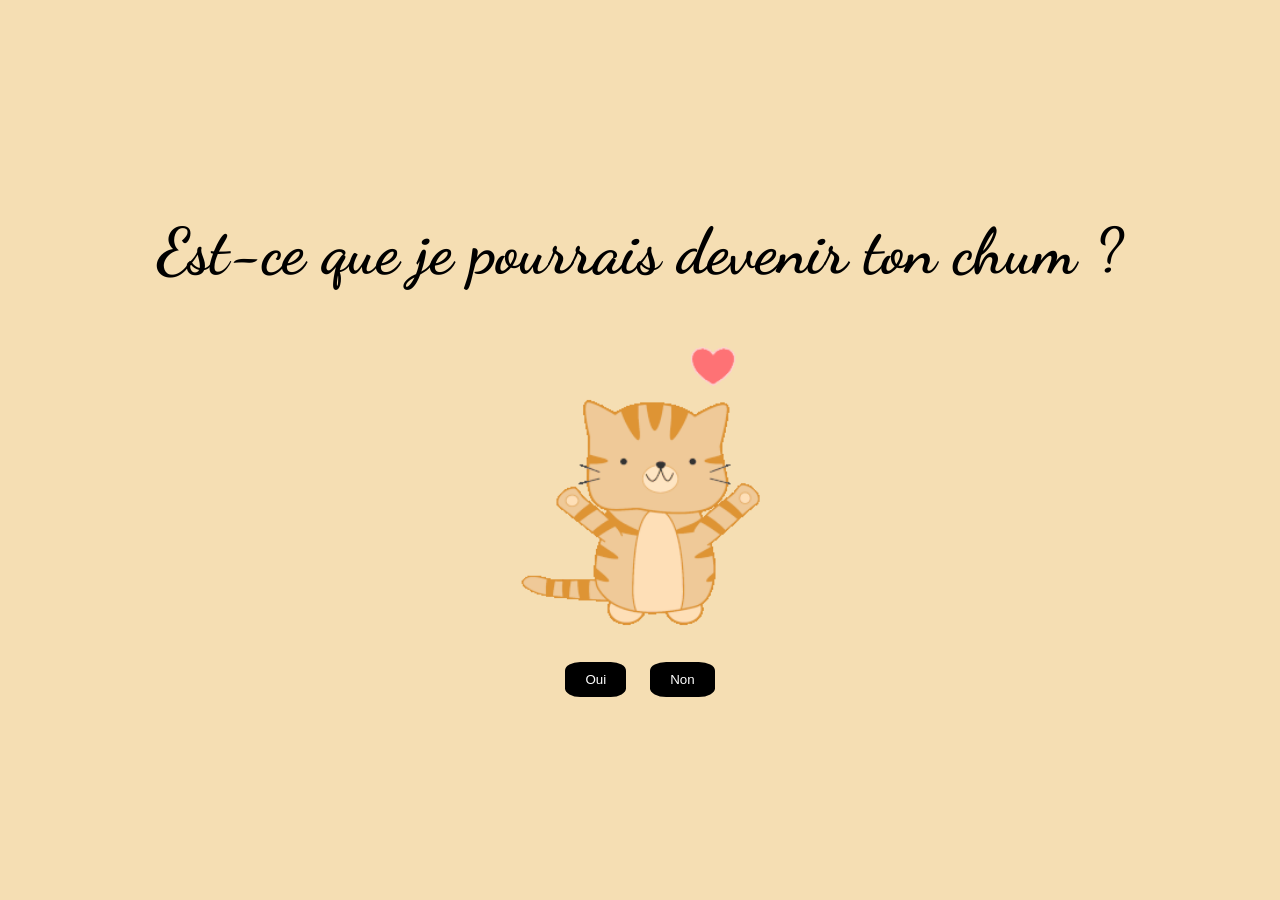
<file: index.html>
<!DOCTYPE html>
<html lang="en">
<head>
  <meta charset="UTF-8">
  <meta name="viewport" content="width=device-width, initial-scale=1.0">
  <title>Dit oui !!!</title>
  <link rel="stylesheet" href="styles.css">
</head>
<body>

  <div class="container">
    <h1 id="textMain">Est-ce que je pourrais devenir ton chum ?</h1>
    <img src="img/cat-133_256.gif" alt="chat_gif">
    <div class="button-container">
      <a href="oui.html"><button id="ouiButton">Oui</button></a>
      <button id="nonButton">Non</button>
    </div>
  </div>

  <script src="script.js"></script>
</body>
</html>
</file>
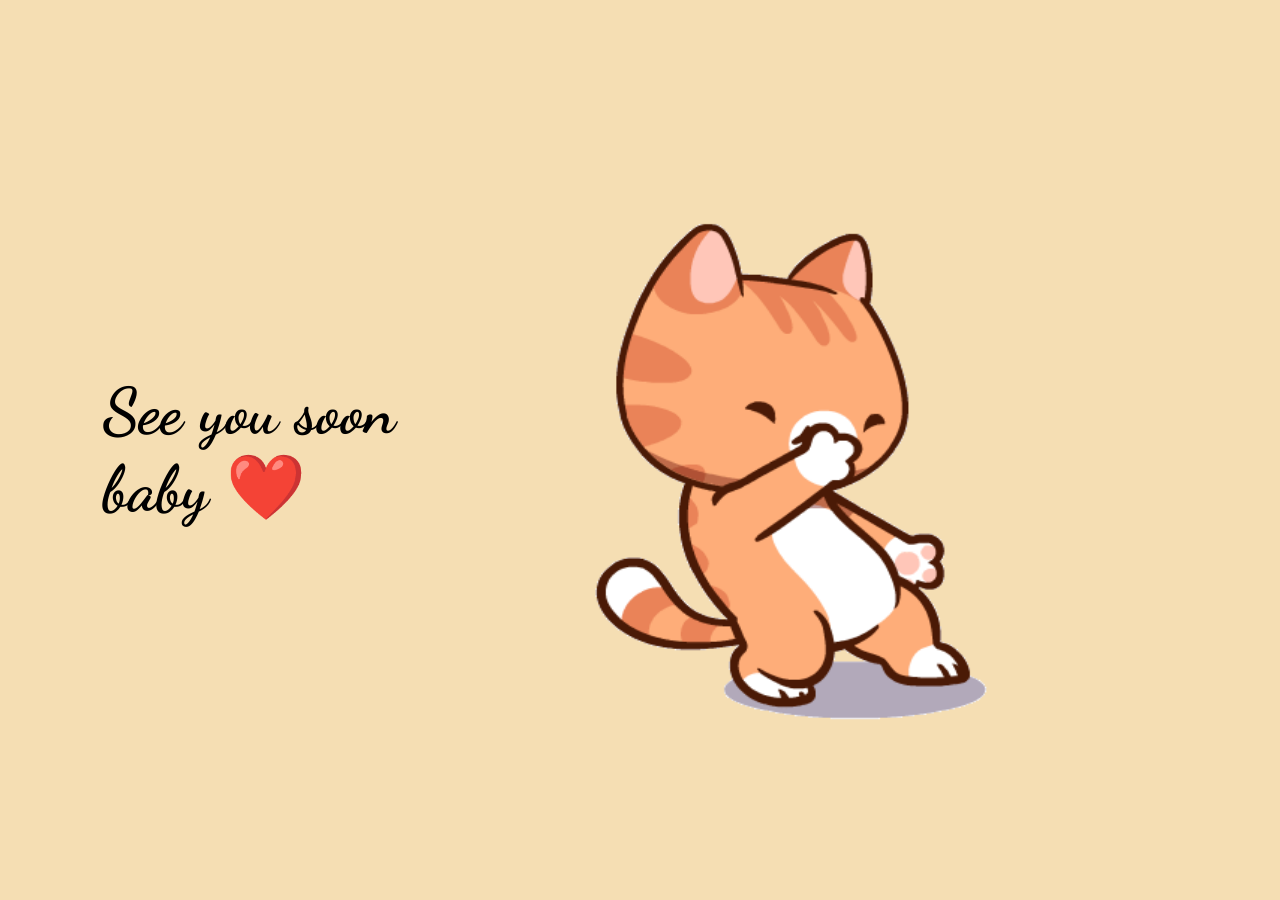
<file: oui.html>
<!DOCTYPE html>
<html lang="en">
<head>
    <meta charset="UTF-8">
    <meta name="viewport" content="width=device-width, initial-scale=1.0">
    <title>Hasta la vista <3</title>
    <link rel="stylesheet" href="styles.css">
</head>
<body>
    <h1 id="textSee">See you soon baby ❤️</h1>
    <img id="dancingCat" src="img/cat-cats.gif" alt="dancing_cat">
</body>
</html>
</file>
<file: styles.css>
@import url('https://fonts.googleapis.com/css2?family=Dancing+Script:wght@400..700&display=swap');

body, html {
    height: 100%;
    margin: 0;
    display: flex;
    justify-content: center;
    align-items: center;
}

* {
    background-color: wheat;
}

.container {
    display: flex;
    flex-direction: column;
    align-items: center;
    justify-content: center;
    text-align: center;
    height: 100%;
}

.button-container {
    margin-top: 20px;
}

button {
    margin: 10px;
    background-color: #000000;
    padding: 10px 20px;
    border: none;
    transition: left 1s ease, top 1s ease;
    border-radius: 25%;
    color: white;
}

button:hover {
    cursor: pointer;
    background-color: #555;
}

#textMain {
    margin-top: 20px;
}

img {
    width: 260px;
    height: 300px;
}

#dancingCat {
    width: 75%;
    height: 75%;
}

h1 {
    font-family: "Dancing Script", cursive;
    font-weight: bold;
    font-size: 4rem;
}

#textSee {
    width: 25rem;
}
</file>
